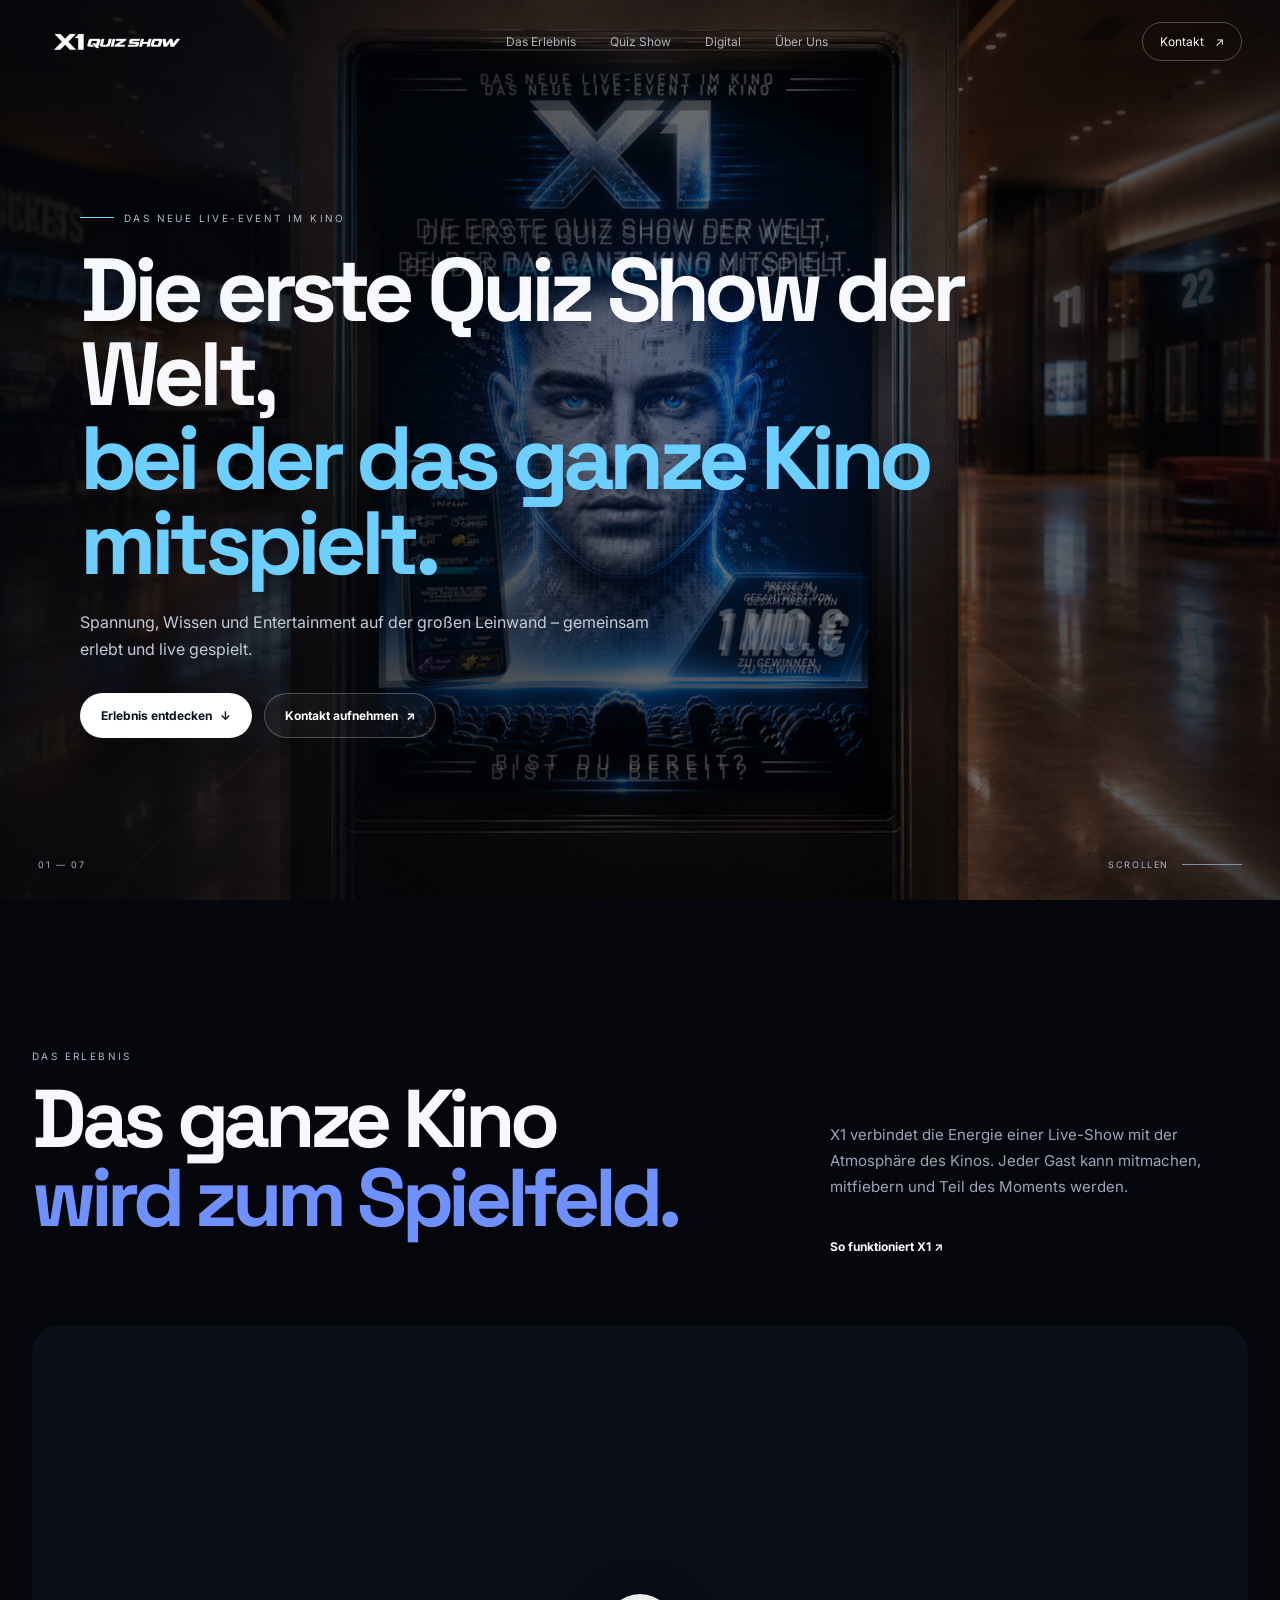
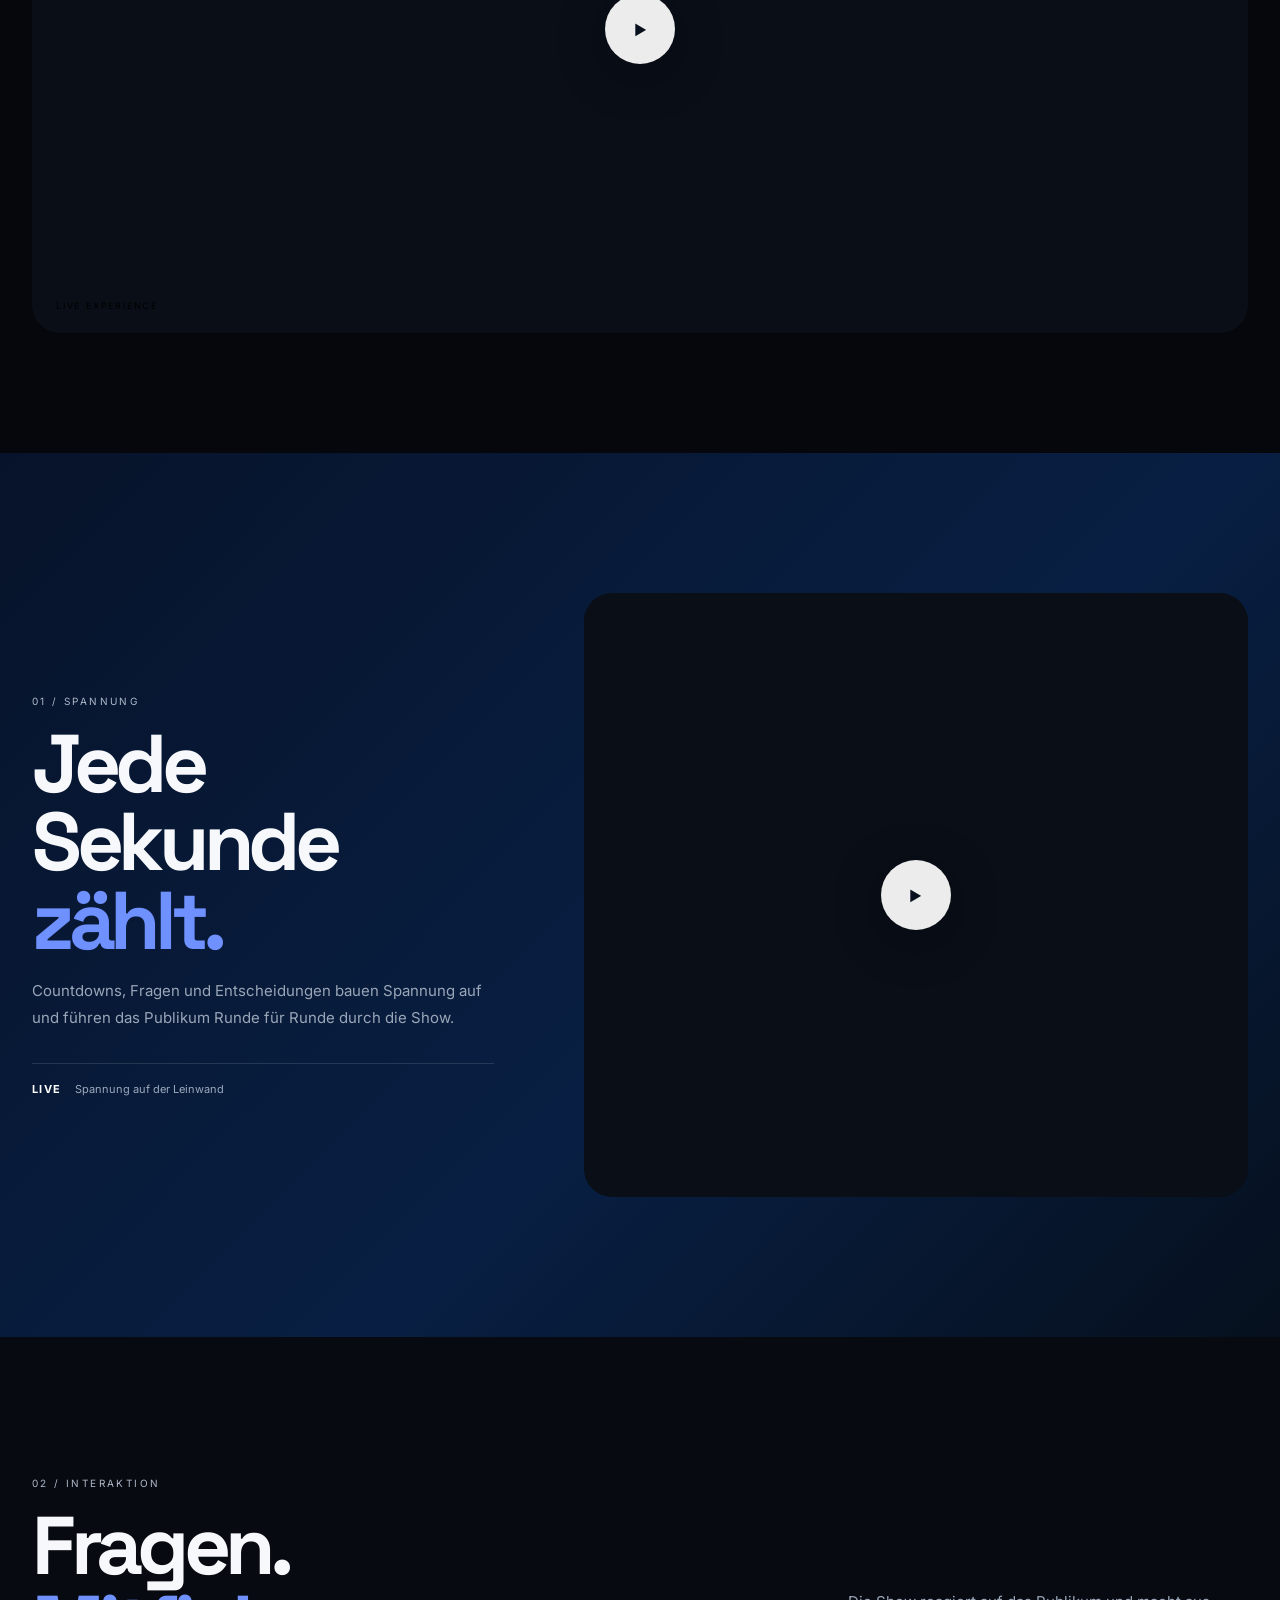
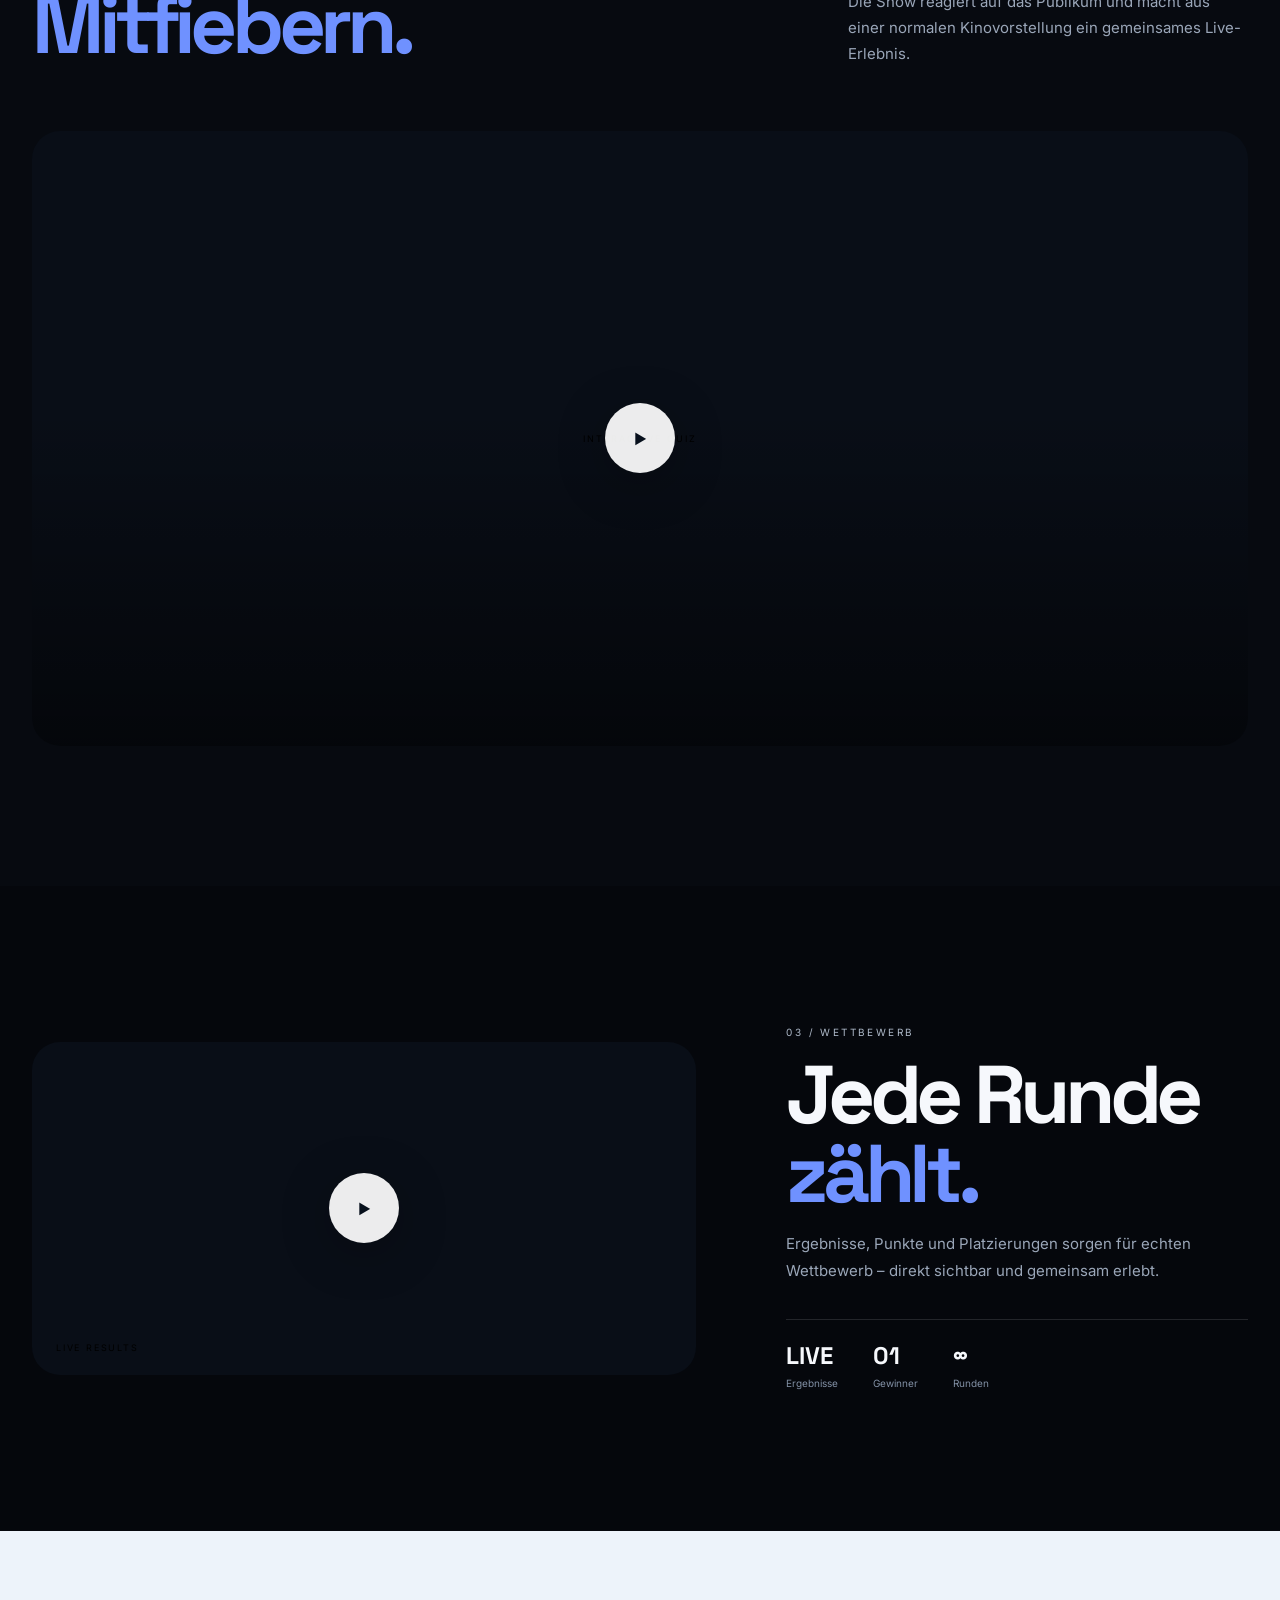
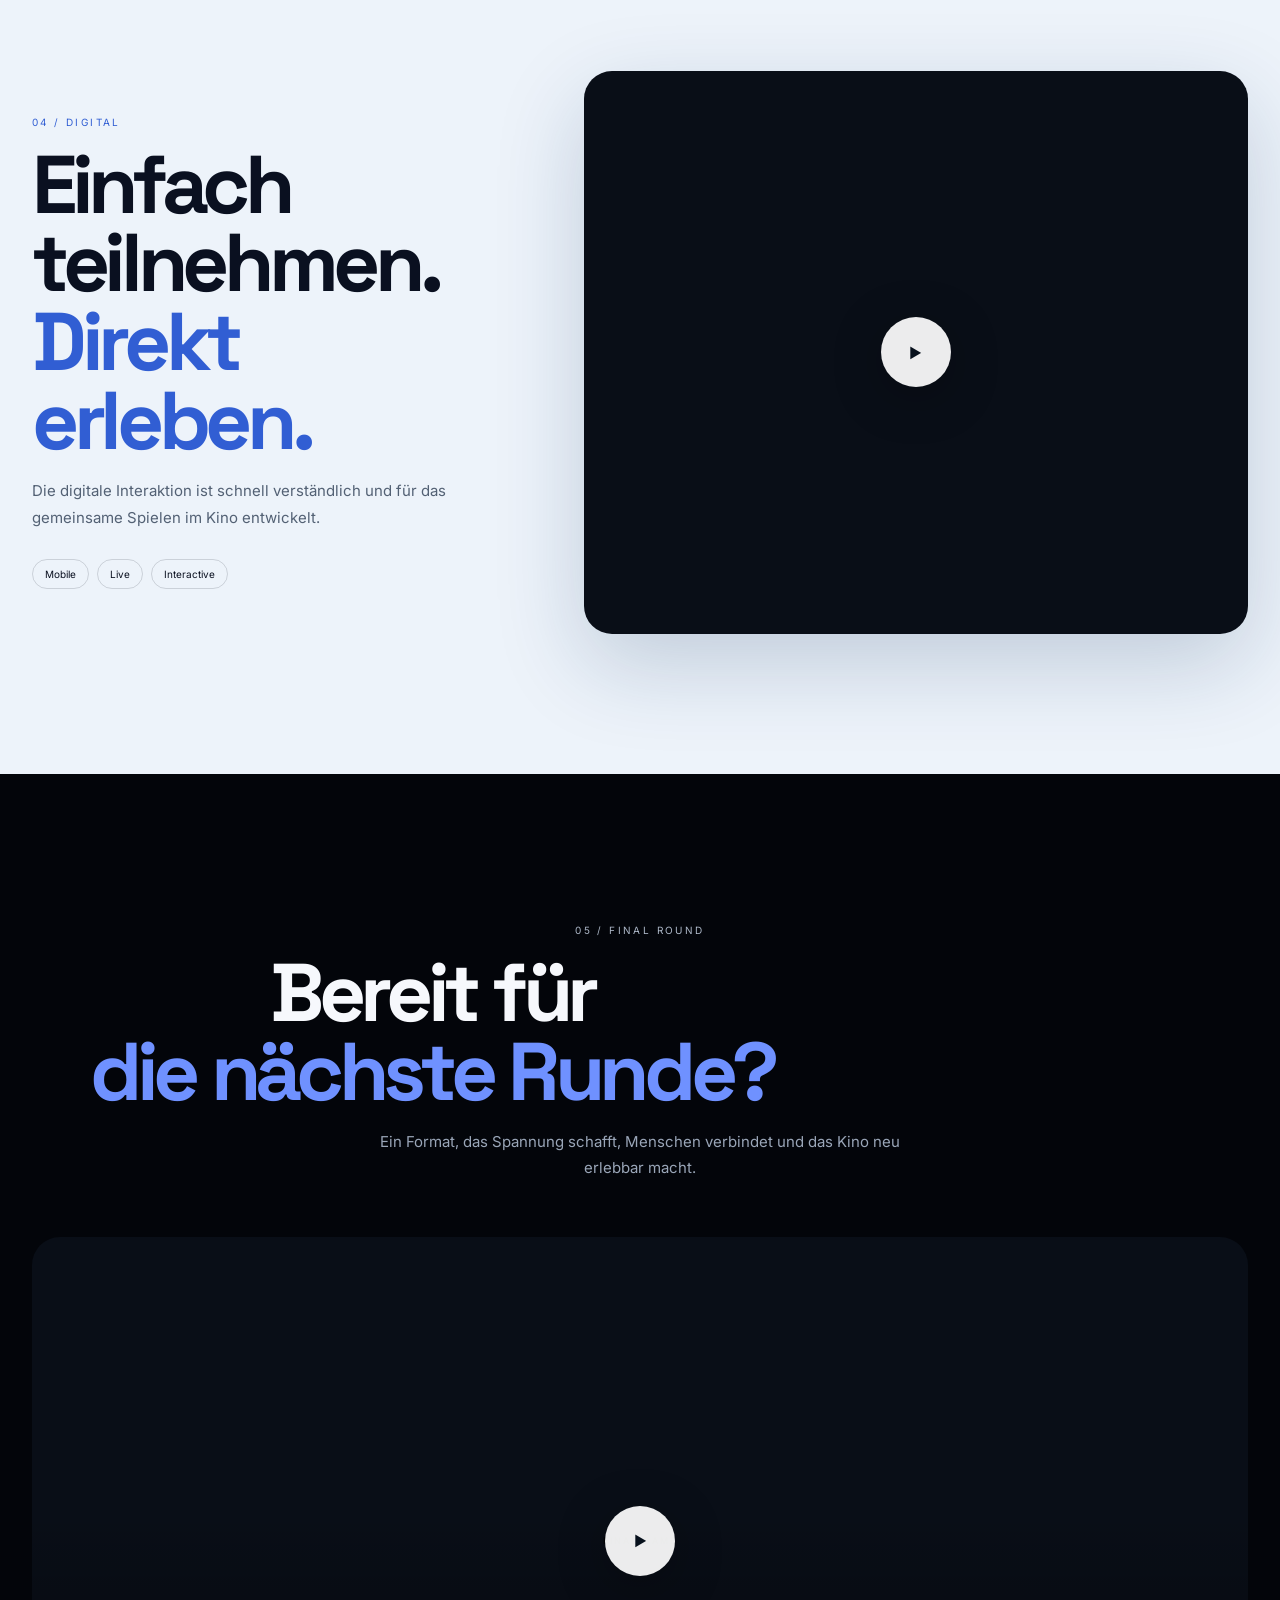
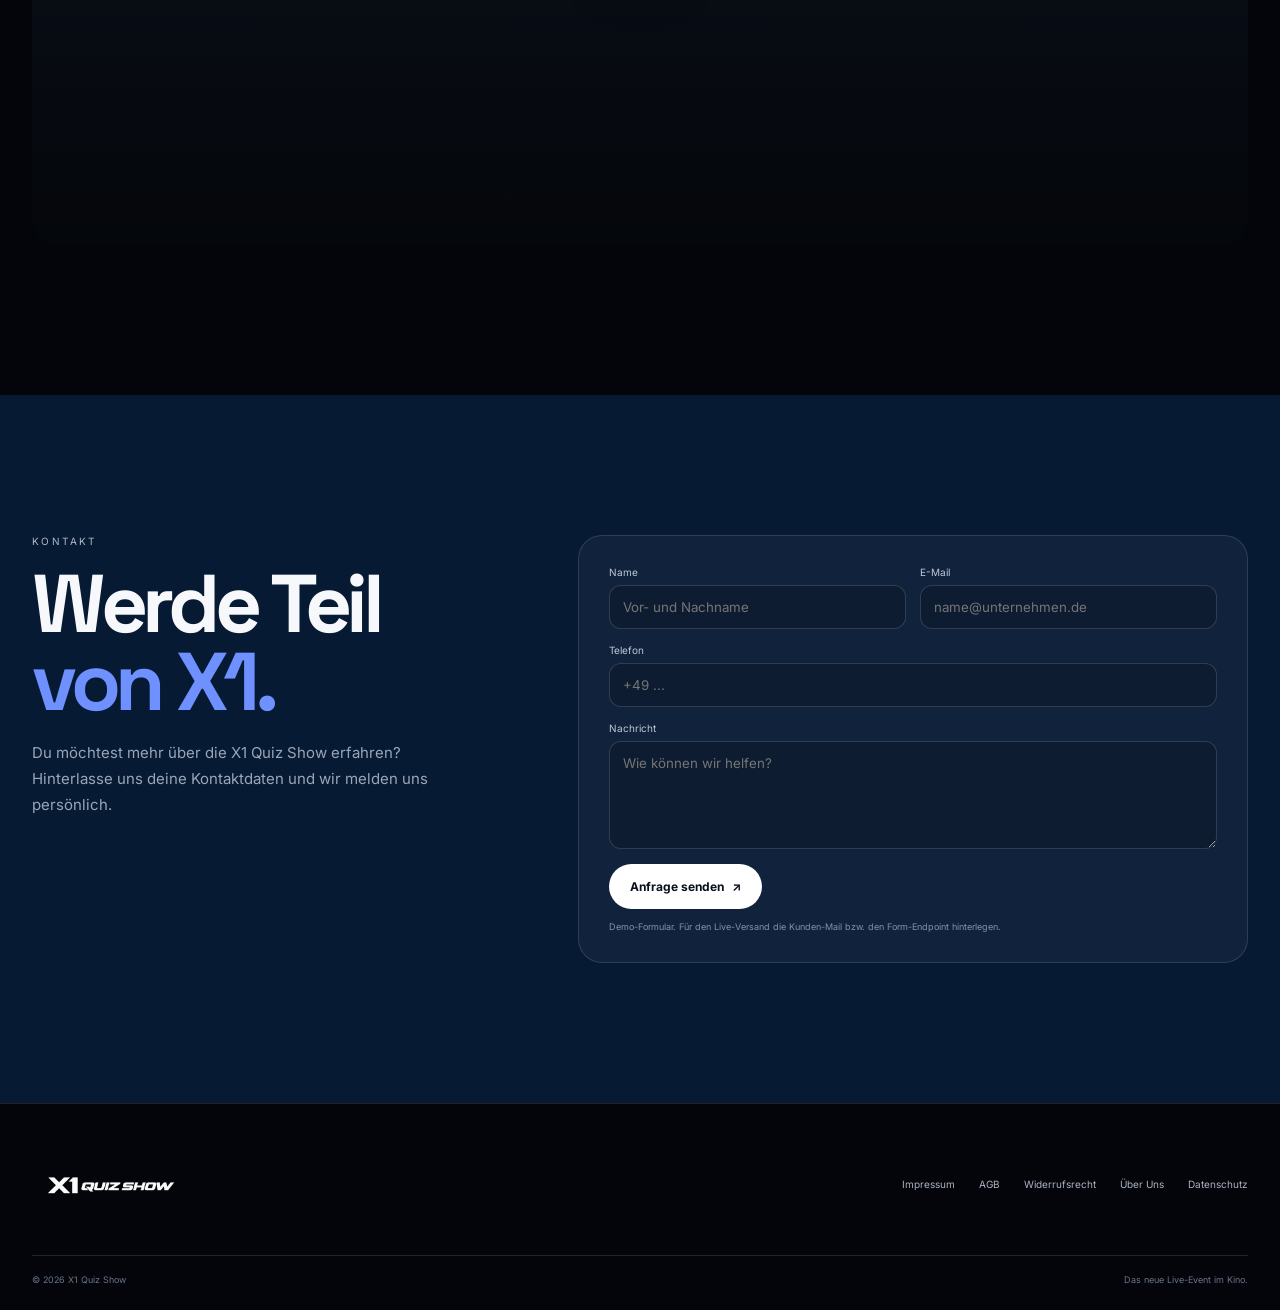
<file: index.html>
<!doctype html>
<html lang="de">
<head>
<meta charset="utf-8"><meta name="viewport" content="width=device-width,initial-scale=1">
<meta name="theme-color" content="#05070c"><meta name="description" content="X1 Quiz Show – Das neue Live-Event im Kino.">
<title>X1 Quiz Show — Das neue Live-Event im Kino</title>
<link rel="preconnect" href="https://fonts.googleapis.com"><link rel="preconnect" href="https://fonts.gstatic.com" crossorigin>
<link href="https://fonts.googleapis.com/css2?family=Inter:wght@400;500;600;700;800&family=Space+Grotesk:wght@500;600;700&display=swap" rel="stylesheet">
<link rel="stylesheet" href="style.css">
</head>
<body>
<div class="progress" id="progress"></div>
<header class="header" id="header">
  <a href="#top" class="logo"><img src="assets/X1 Logo Weiss Transparent.png" alt="X1 Quiz Show"></a>
  <nav class="nav"><a href="#experience">Das Erlebnis</a><a href="#quiz">Quiz Show</a><a href="#digital">Digital</a><a href="#about">Über Uns</a></nav>
  <a href="contact.html" class="header-cta">Kontakt <span>↗</span></a>
  <button class="menu" id="menu" aria-label="Menü öffnen"><i></i><i></i></button>
</header>
<div class="mobile-nav" id="mobileNav"><a href="#experience">Das Erlebnis</a><a href="#quiz">Quiz Show</a><a href="#digital">Digital</a><a href="#about">Über Uns</a><a href="contact.html">Kontakt</a></div>

<main id="top">
<section class="hero">
  <div class="hero-bg"></div>
  <video class="hero-video" autoplay muted loop playsinline preload="metadata" poster="assets/Landingpage Background.png"><source src="assets/Video 01.mp4" type="video/mp4"></video>
  <div class="hero-shade"></div>
  <div class="hero-content reveal">
    <div class="kicker"><span></span>DAS NEUE LIVE-EVENT IM KINO</div>
    <h1>Die erste Quiz Show der Welt,<br><em>bei der das ganze Kino mitspielt.</em></h1>
    <p>Spannung, Wissen und Entertainment auf der großen Leinwand – gemeinsam erlebt und live gespielt.</p>
    <div class="actions"><a class="btn primary" href="#experience">Erlebnis entdecken <span>↓</span></a><a class="btn ghost" href="contact.html">Kontakt aufnehmen <span>↗</span></a></div>
  </div>
  <div class="hero-meta"><span>01 — 07</span><span class="scroll">SCROLLEN <b></b></span></div>
</section>

<section class="intro" id="experience">
  <div class="wrap intro-grid reveal">
    <div><div class="eyebrow">DAS ERLEBNIS</div><h2>Das ganze Kino<br><span>wird zum Spielfeld.</span></h2></div>
    <div class="intro-copy"><p>X1 verbindet die Energie einer Live-Show mit der Atmosphäre des Kinos. Jeder Gast kann mitmachen, mitfiebern und Teil des Moments werden.</p><a href="#quiz" class="line-link">So funktioniert X1 <span>↗</span></a></div>
  </div>
  <div class="wrap media-wrap reveal"><button class="media" data-video="assets/Video 02 NEW SOUND.mp4"><video muted loop playsinline preload="metadata"><source src="assets/Video 02 NEW SOUND.mp4" type="video/mp4"></video><span class="media-caption">LIVE EXPERIENCE</span><span class="play">▶</span></button></div>
</section>

<section class="split-section blue" id="quiz">
  <div class="wrap split reveal"><div class="copy"><div class="eyebrow">01 / SPANNUNG</div><h2>Jede Sekunde<br><span>zählt.</span></h2><p>Countdowns, Fragen und Entscheidungen bauen Spannung auf und führen das Publikum Runde für Runde durch die Show.</p><div class="micro"><b>LIVE</b><span>Spannung auf der Leinwand</span></div></div><button class="media tall" data-video="assets/Video 03 NEW SOUND 1.mp4"><video muted loop playsinline preload="metadata"><source src="assets/Video 03 NEW SOUND 1.mp4" type="video/mp4"></video><span class="play">▶</span></button></div>
</section>

<section class="cinema" id="interactive">
  <div class="wrap reveal"><div class="cinema-head"><div><div class="eyebrow">02 / INTERAKTION</div><h2>Fragen.<br><span>Mitfiebern.</span></h2></div><p>Die Show reagiert auf das Publikum und macht aus einer normalen Kinovorstellung ein gemeinsames Live-Erlebnis.</p></div>
  <button class="cinema-media" data-video="assets/Video 04.mp4"><video muted loop playsinline preload="metadata"><source src="assets/Video 04.mp4" type="video/mp4"></video><div class="cinema-overlay"><span class="play">▶</span><small>INTERACTIVE QUIZ</small></div></button></div>
</section>

<section class="results">
 <div class="wrap split reverse reveal"><button class="media" data-video="assets/Video 05 NEW SOUND.mp4"><video muted loop playsinline preload="metadata"><source src="assets/Video 05 NEW SOUND.mp4" type="video/mp4"></video><span class="play">▶</span><span class="media-caption">LIVE RESULTS</span></button><div class="copy"><div class="eyebrow">03 / WETTBEWERB</div><h2>Jede Runde<br><span>zählt.</span></h2><p>Ergebnisse, Punkte und Platzierungen sorgen für echten Wettbewerb – direkt sichtbar und gemeinsam erlebt.</p><div class="stats"><div><b>LIVE</b><small>Ergebnisse</small></div><div><b>01</b><small>Gewinner</small></div><div><b>∞</b><small>Runden</small></div></div></div></div>
</section>

<section class="digital" id="digital">
 <div class="wrap split reveal"><div class="copy dark"><div class="eyebrow">04 / DIGITAL</div><h2>Einfach teilnehmen.<br><span>Direkt erleben.</span></h2><p>Die digitale Interaktion ist schnell verständlich und für das gemeinsame Spielen im Kino entwickelt.</p><div class="tags"><span>Mobile</span><span>Live</span><span>Interactive</span></div></div><button class="device" data-video="assets/Video 06 NEW SOUND.mp4"><video muted loop playsinline preload="metadata"><source src="assets/Video 06 NEW SOUND.mp4" type="video/mp4"></video><span class="play">▶</span></button></div>
</section>

<section class="final-round" id="about">
 <div class="wrap reveal"><div class="center"><div class="eyebrow">05 / FINAL ROUND</div><h2>Bereit für<br><span>die nächste Runde?</span></h2><p>Ein Format, das Spannung schafft, Menschen verbindet und das Kino neu erlebbar macht.</p></div><button class="cinema-media final" data-video="assets/Video 7 NEW SOUND.mp4"><video muted loop playsinline preload="metadata"><source src="assets/Video 7 NEW SOUND.mp4" type="video/mp4"></video><div class="cinema-overlay"><span class="play">▶</span><small>FINAL GAME</small></div></button></div>
</section>

<section class="contact" id="contact"><div class="wrap contact-grid reveal"><div><div class="eyebrow">KONTAKT</div><h2>Werde Teil<br><span>von X1.</span></h2><p>Du möchtest mehr über die X1 Quiz Show erfahren? Hinterlasse uns deine Kontaktdaten und wir melden uns persönlich.</p></div><form id="contactForm"><div class="row"><label>Name<input name="name" required placeholder="Vor- und Nachname"></label><label>E-Mail<input type="email" name="email" required placeholder="name@unternehmen.de"></label></div><label>Telefon<input name="phone" placeholder="+49 ..."></label><label>Nachricht<textarea name="message" rows="5" placeholder="Wie können wir helfen?"></textarea></label><button class="btn primary" type="submit">Anfrage senden <span>↗</span></button><small id="formMsg">Demo-Formular. Für den Live-Versand die Kunden-Mail bzw. den Form-Endpoint hinterlegen.</small></form></div></section>
</main>

<footer><div class="wrap foot-top"><a class="logo" href="#top"><img src="assets/X1 Logo Weiss Transparent.png" alt="X1 Quiz Show"></a><div class="footer-links"><a href="#">Impressum</a><a href="#">AGB</a><a href="#">Widerrufsrecht</a><a href="#about">Über Uns</a><a href="#">Datenschutz</a></div></div><div class="wrap foot-bottom"><span>© 2026 X1 Quiz Show</span><span>Das neue Live-Event im Kino.</span></div></footer>

<div class="modal" id="modal" aria-hidden="true"><button id="close" aria-label="Schließen">×</button><video id="modalVideo" controls playsinline></video></div>
<script src="script.js"></script>
</body></html>
</file>
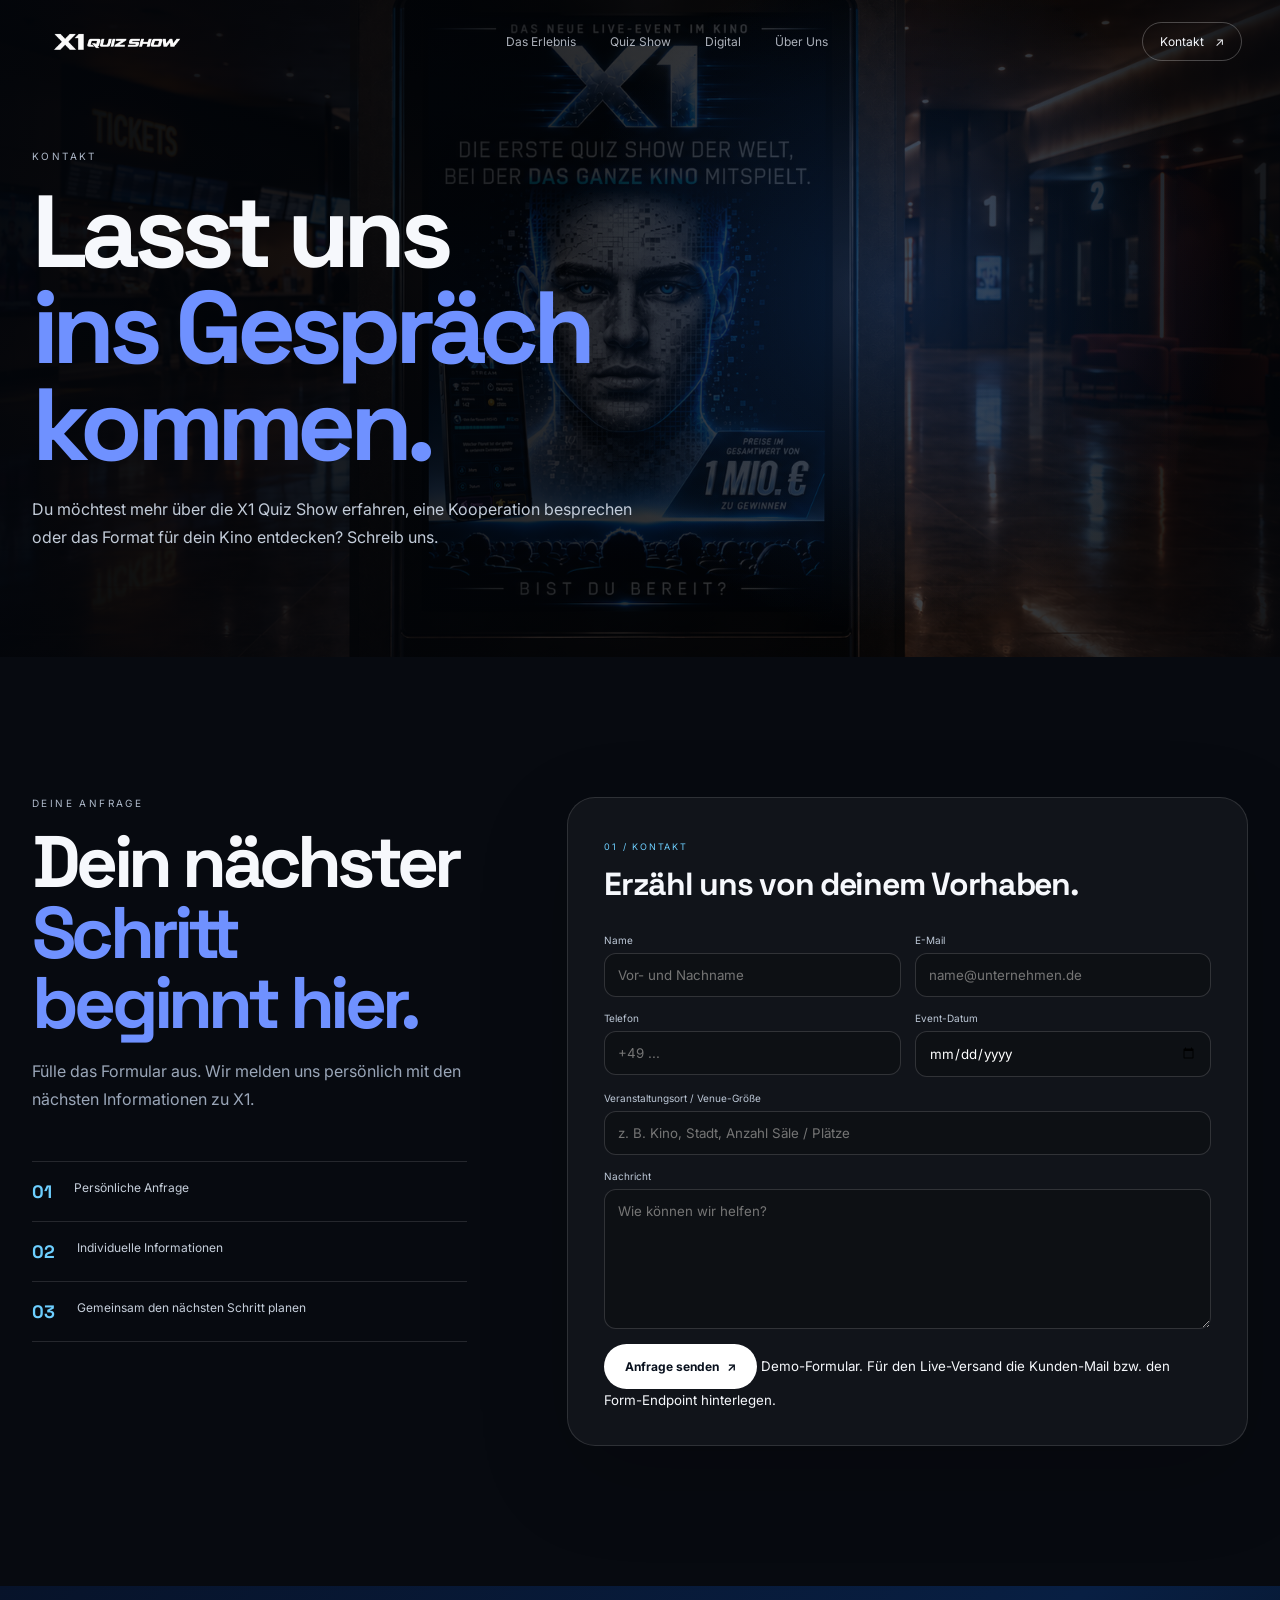
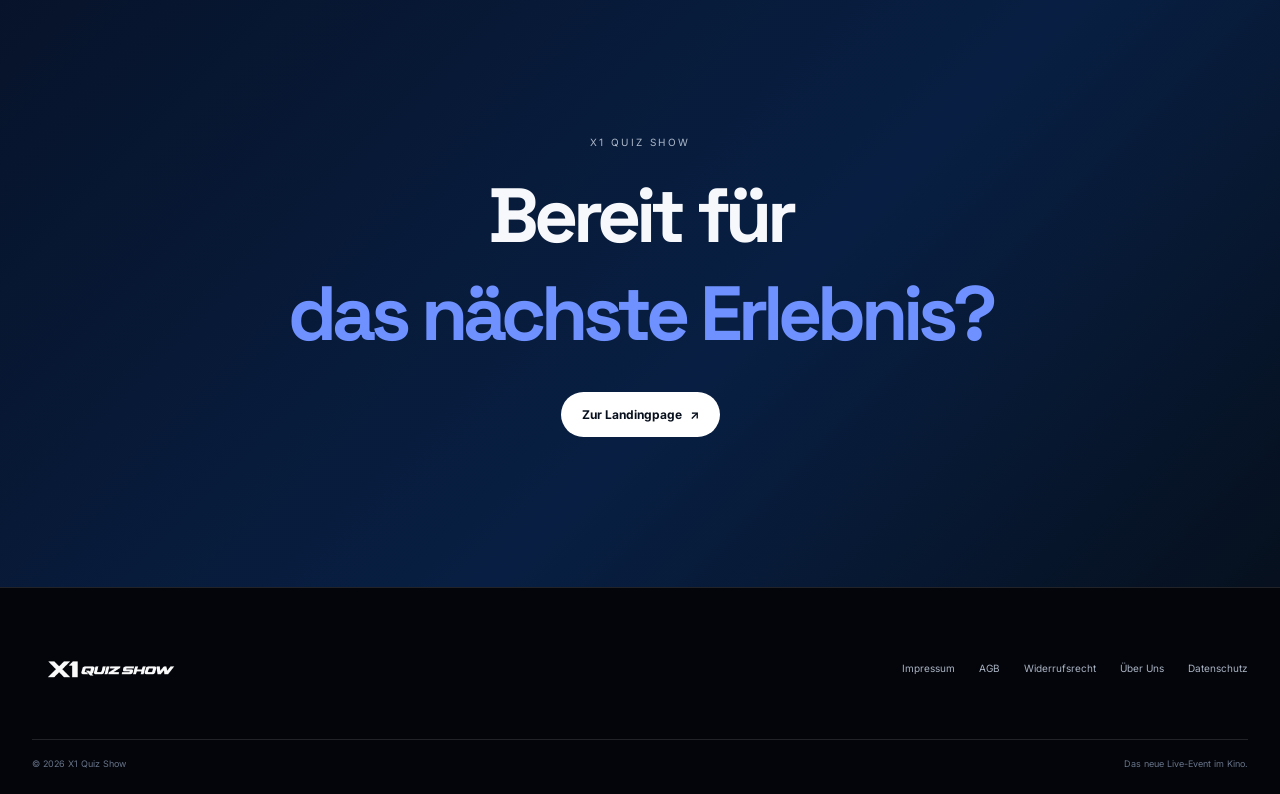
<file: contact.html>
<!doctype html>
<html lang="de">
<head>
<meta charset="utf-8"><meta name="viewport" content="width=device-width,initial-scale=1">
<meta name="theme-color" content="#05070c"><meta name="description" content="Kontakt – X1 Quiz Show.">
<title>Kontakt — X1 Quiz Show</title>
<link rel="preconnect" href="https://fonts.googleapis.com"><link rel="preconnect" href="https://fonts.gstatic.com" crossorigin>
<link href="https://fonts.googleapis.com/css2?family=Inter:wght@400;500;600;700;800&family=Space+Grotesk:wght@500;600;700&display=swap" rel="stylesheet">
<link rel="stylesheet" href="style.css">
</head>
<body class="contact-page">
<div class="progress" id="progress"></div>
<header class="header" id="header">
  <a href="index.html" class="logo"><img src="assets/X1 Logo Weiss Transparent.png" alt="X1 Quiz Show"></a>
  <nav class="nav"><a href="index.html#experience">Das Erlebnis</a><a href="index.html#quiz">Quiz Show</a><a href="index.html#digital">Digital</a><a href="index.html#about">Über Uns</a></nav>
  <a href="contact.html" class="header-cta">Kontakt <span>↗</span></a>
  <button class="menu" id="menu" aria-label="Menü öffnen"><i></i><i></i></button>
</header>
<div class="mobile-nav" id="mobileNav"><a href="index.html#experience">Das Erlebnis</a><a href="index.html#quiz">Quiz Show</a><a href="index.html#digital">Digital</a><a href="index.html#about">Über Uns</a><a href="contact.html">Kontakt</a></div>

<main>
<section class="contact-hero">
  <div class="contact-hero-bg"></div>
  <div class="contact-hero-shade"></div>
  <div class="wrap contact-hero-content reveal">
    <div class="eyebrow">KONTAKT</div>
    <h1>Lasst uns<br><span>ins Gespräch kommen.</span></h1>
    <p>Du möchtest mehr über die X1 Quiz Show erfahren, eine Kooperation besprechen oder das Format für dein Kino entdecken? Schreib uns.</p>
  </div>
</section>

<section class="contact-form-section">
  <div class="wrap contact-page-grid reveal">
    <div class="contact-side">
      <div class="eyebrow">DEINE ANFRAGE</div>
      <h2>Dein nächster<br><span>Schritt beginnt hier.</span></h2>
      <p>Fülle das Formular aus. Wir melden uns persönlich mit den nächsten Informationen zu X1.</p>
      <div class="contact-points">
        <div><b>01</b><span>Persönliche Anfrage</span></div>
        <div><b>02</b><span>Individuelle Informationen</span></div>
        <div><b>03</b><span>Gemeinsam den nächsten Schritt planen</span></div>
      </div>
    </div>
    <form id="contactForm" class="contact-form-card">
      <div class="form-heading"><span>01 / KONTAKT</span><h3>Erzähl uns von deinem Vorhaben.</h3></div>
      <div class="row">
        <label>Name<input name="name" required placeholder="Vor- und Nachname"></label>
        <label>E-Mail<input type="email" name="email" required placeholder="name@unternehmen.de"></label>
      </div>
      <div class="row">
        <label>Telefon<input name="phone" placeholder="+49 ..."></label>
        <label>Event-Datum<input type="date" name="event_date"></label>
      </div>
      <label>Veranstaltungsort / Venue-Größe<input name="venue" placeholder="z. B. Kino, Stadt, Anzahl Säle / Plätze"></label>
      <label>Nachricht<textarea name="message" rows="7" placeholder="Wie können wir helfen?"></textarea></label>
      <button class="btn primary" type="submit">Anfrage senden <span>↗</span></button>
      <small id="formMsg">Demo-Formular. Für den Live-Versand die Kunden-Mail bzw. den Form-Endpoint hinterlegen.</small>
    </form>
  </div>
</section>

<section class="contact-cta">
  <div class="wrap center reveal">
    <div class="eyebrow">X1 QUIZ SHOW</div>
    <h2>Bereit für<br><span>das nächste Erlebnis?</span></h2>
    <a class="btn primary" href="index.html">Zur Landingpage <span>↗</span></a>
  </div>
</section>
</main>

<footer><div class="wrap foot-top"><a class="logo" href="index.html"><img src="assets/X1 Logo Weiss Transparent.png" alt="X1 Quiz Show"></a><div class="footer-links"><a href="#">Impressum</a><a href="#">AGB</a><a href="#">Widerrufsrecht</a><a href="index.html#about">Über Uns</a><a href="#">Datenschutz</a></div></div><div class="wrap foot-bottom"><span>© 2026 X1 Quiz Show</span><span>Das neue Live-Event im Kino.</span></div></footer>
<script src="script.js"></script>
</body></html>
</file>
<file: style.css>
:root{--bg:#05070c;--panel:#0b1019;--white:#f6f8fc;--muted:#9aa6b8;--blue:#2b82ff;--cyan:#66dcff;--line:rgba(255,255,255,.12);--light:#edf3fa;--ink:#0a1020;--radius:28px}*{box-sizing:border-box}html{scroll-behavior:smooth}body{margin:0;background:var(--bg);color:var(--white);font-family:Inter,Arial,sans-serif}body,button,input,textarea{font-family:Inter,Arial,sans-serif}a{color:inherit;text-decoration:none}button{font:inherit}.progress{position:fixed;z-index:1000;top:0;left:0;width:0;height:2px;background:linear-gradient(90deg,var(--cyan),var(--blue))}.wrap{width:min(1220px,calc(100% - 64px));margin:auto}.header{position:fixed;z-index:500;top:0;left:0;right:0;height:82px;display:flex;align-items:center;justify-content:space-between;padding:0 38px;transition:.35s}.header.scrolled{background:rgba(4,7,13,.78);backdrop-filter:blur(18px);border-bottom:1px solid var(--line)}.logo img{width:154px;height:auto;display:block}.nav{display:flex;gap:34px;font-size:12px;color:#d6dbe5}.nav a{opacity:.8;transition:.25s}.nav a:hover{opacity:1;color:#fff}.header-cta{font-size:12px;padding:11px 17px;border:1px solid rgba(255,255,255,.25);border-radius:999px}.header-cta span,.btn span{margin-left:8px}.menu{display:none;background:none;border:0}.mobile-nav{display:none}.hero{height:100svh;min-height:720px;position:relative;overflow:hidden;display:flex;align-items:center}.hero-bg{position:absolute;inset:0;background:url('assets/Landingpage Background.png') center/cover no-repeat;filter:brightness(.45);transform:scale(1.03)}.hero-video{position:absolute;inset:0;width:100%;height:100%;object-fit:cover;opacity:.5;mix-blend-mode:screen}.hero-shade{position:absolute;inset:0;background:radial-gradient(circle at 55% 45%,rgba(25,105,255,.16),transparent 35%),linear-gradient(90deg,rgba(2,5,10,.92),rgba(2,5,10,.3) 70%,rgba(2,5,10,.72))}.hero-content{position:relative;z-index:2;width:min(1120px,calc(100% - 64px));margin:auto;padding-top:50px}.kicker,.eyebrow{font-size:10px;letter-spacing:.24em;text-transform:uppercase;color:#aeb9c9}.kicker{display:flex;gap:10px;align-items:center}.kicker span{width:34px;height:1px;background:var(--cyan)}h1,h2{font-family:'Space Grotesk',sans-serif;letter-spacing:-.065em}h1{font-size:clamp(52px,7vw,102px);line-height:.94;max-width:1050px;margin:24px 0}h1 em{font-style:normal;color:#6dcfff}.hero-content p{max-width:610px;color:#c2cbd8;line-height:1.7;font-size:16px}.actions{display:flex;gap:12px;margin-top:30px}.btn{display:inline-flex;align-items:center;justify-content:center;border:1px solid transparent;border-radius:999px;padding:14px 20px;font-size:12px;font-weight:700;cursor:pointer}.btn.primary{background:#fff;color:#08101d}.btn.primary:hover{transform:translateY(-2px);box-shadow:0 14px 40px rgba(92,202,255,.18)}.btn.ghost{border-color:rgba(255,255,255,.25);color:#fff;background:rgba(255,255,255,.04)}.hero-meta{position:absolute;z-index:2;bottom:30px;left:38px;right:38px;display:flex;justify-content:space-between;color:#aab5c7;font-size:9px;letter-spacing:.18em}.scroll{display:flex;gap:13px;align-items:center}.scroll b{width:60px;height:1px;background:#8290a5;display:block}.intro{padding:150px 0 120px;background:#05070c}.intro-grid{display:grid;grid-template-columns:1.25fr .75fr;gap:100px;align-items:end}.intro h2,.split h2,.cinema h2,.results h2,.digital h2,.final-round h2,.contact h2{font-size:clamp(48px,6.4vw,88px);line-height:.96;margin:18px 0;max-width:800px}.intro h2 span,.split h2 span,.cinema h2 span,.results h2 span,.digital h2 span,.final-round h2 span,.contact h2 span{color:#6f91ff}.intro-copy p,.copy p,.cinema-head p,.final-round .center p,.contact p{color:var(--muted);line-height:1.75;font-size:15px}.line-link{display:inline-block;margin-top:24px;font-size:12px;font-weight:700}.media-wrap{margin-top:70px}.media,.cinema-media,.device{position:relative;width:100%;border:0;padding:0;background:#090e17;overflow:hidden;cursor:pointer;display:block;border-radius:var(--radius)}.media{aspect-ratio:16/8}.media video,.cinema-media video,.device video{display:block;width:100%;height:100%;object-fit:cover;transition:transform .8s ease,filter .5s}.media:hover video,.cinema-media:hover video,.device:hover video{transform:scale(1.035);filter:saturate(1.12)}.play{position:absolute;left:50%;top:50%;transform:translate(-50%,-50%);width:70px;height:70px;border-radius:50%;display:grid;place-items:center;background:rgba(255,255,255,.92);color:#07101c;font-size:14px;box-shadow:0 10px 50px rgba(0,0,0,.25);transition:.3s}.media:hover .play,.cinema-media:hover .play,.device:hover .play{transform:translate(-50%,-50%) scale(1.08)}.media-caption{position:absolute;bottom:22px;left:24px;font-size:9px;letter-spacing:.2em}.split-section{padding:140px 0}.blue{background:linear-gradient(135deg,#07132a,#081f43 58%,#06101e)}.split{display:grid;grid-template-columns:.82fr 1.18fr;gap:90px;align-items:center}.split.reverse{grid-template-columns:1.18fr .82fr}.tall{aspect-ratio:1.1}.micro{border-top:1px solid var(--line);padding-top:18px;margin-top:32px;display:flex;gap:14px;align-items:center;color:#9ca9bc;font-size:11px}.micro b{color:#fff;letter-spacing:.12em}.cinema{padding:140px 0;background:#070a10}.cinema-head{display:flex;justify-content:space-between;gap:60px;align-items:end;margin-bottom:48px}.cinema-head p{max-width:400px}.cinema-media{aspect-ratio:16/8.1}.cinema-overlay{position:absolute;inset:0;display:flex;flex-direction:column;justify-content:center;align-items:center;gap:18px;background:linear-gradient(0deg,rgba(0,0,0,.55),transparent 55%)}.cinema-overlay small{font-size:9px;letter-spacing:.22em}.results{padding:140px 0}.stats{display:flex;gap:35px;border-top:1px solid var(--line);padding-top:20px;margin-top:35px}.stats b{display:block;font-family:'Space Grotesk';font-size:24px}.stats small{color:#8290a5;font-size:10px}.digital{padding:140px 0;background:var(--light);color:var(--ink)}.copy.dark p{color:#536174}.copy.dark .eyebrow{color:#315ed3}.copy.dark h2 span{color:#315ed3}.tags{display:flex;gap:8px;margin-top:28px}.tags span{border:1px solid rgba(10,16,32,.15);border-radius:999px;padding:8px 12px;font-size:10px}.device{aspect-ratio:1.18;box-shadow:0 30px 90px rgba(15,49,95,.2)}.final-round{padding:150px 0;background:#03050a}.center{text-align:center}.center p{max-width:570px;margin:0 auto}.final{margin-top:55px;aspect-ratio:16/8}.contact{padding:140px 0;background:#071a34}.contact-grid{display:grid;grid-template-columns:.8fr 1.2fr;gap:100px}.contact form{background:rgba(255,255,255,.045);border:1px solid rgba(255,255,255,.12);padding:30px;border-radius:24px}.row{display:grid;grid-template-columns:1fr 1fr;gap:14px}label{display:block;font-size:10px;color:#bdc8d7;margin-bottom:15px}input,textarea{width:100%;display:block;margin-top:7px;border:1px solid rgba(255,255,255,.15);border-radius:12px;background:rgba(0,0,0,.2);padding:13px;color:#fff;outline:0}textarea{resize:vertical}.contact form small{display:block;color:#8392a8;margin-top:12px;font-size:9px}footer{padding:55px 0 25px;background:#03050a;border-top:1px solid var(--line)}.foot-top{display:flex;justify-content:space-between;align-items:center;gap:30px}.footer-links{display:flex;gap:24px;flex-wrap:wrap;font-size:10px;color:#aab3c3}.foot-bottom{border-top:1px solid var(--line);margin-top:45px;padding-top:18px;display:flex;justify-content:space-between;color:#687489;font-size:9px}.modal{position:fixed;z-index:1000;inset:0;background:rgba(0,0,0,.94);display:none;align-items:center;justify-content:center;padding:35px}.modal.open{display:flex}.modal video{width:min(1200px,95vw);max-height:88vh}.modal button{position:absolute;right:24px;top:18px;width:45px;height:45px;border-radius:50%;border:1px solid #555;background:#111;color:#fff;font-size:27px;cursor:pointer}.reveal{opacity:0;transform:translateY(30px);transition:opacity .9s ease,transform .9s ease}.reveal.visible{opacity:1;transform:none}@media(max-width:900px){.wrap{width:min(100% - 34px,1220px)}.header{height:70px;padding:0 18px}.header .logo img{width:128px}.nav,.header-cta{display:none}.menu{display:flex;flex-direction:column;gap:6px}.menu i{width:25px;height:1px;background:#fff}.mobile-nav{position:fixed;z-index:490;top:70px;left:12px;right:12px;background:rgba(5,7,12,.95);backdrop-filter:blur(18px);border:1px solid var(--line);border-radius:18px;padding:12px;display:none}.mobile-nav.open{display:block}.mobile-nav a{display:block;padding:15px;border-bottom:1px solid var(--line);font-size:13px}.mobile-nav a:last-child{border:0}.hero{min-height:680px}.hero-content{width:min(100% - 34px,1220px)}h1{font-size:clamp(45px,11vw,70px)}.hero-content p{font-size:14px}.actions{flex-wrap:wrap}.intro,.split-section,.cinema,.results,.digital,.final-round,.contact{padding:90px 0}.intro-grid,.split,.split.reverse,.contact-grid{grid-template-columns:1fr;gap:45px}.cinema-head{display:block}.cinema-head p{margin-top:25px}.row{grid-template-columns:1fr}.foot-top,.foot-bottom{display:block}.footer-links{margin-top:25px}.foot-bottom span{display:block;margin-top:8px}.logo img{max-width:145px}.hero-meta{left:18px;right:18px}.play{width:58px;height:58px}}

/* Separate Contact Page */
.contact-page{background:#05070c}
.contact-hero{min-height:72svh;position:relative;overflow:hidden;display:flex;align-items:flex-end;padding:150px 0 90px}
.contact-hero-bg{position:absolute;inset:0;background:url('assets/Landingpage Background.png') center/cover no-repeat;filter:brightness(.38) saturate(1.05);transform:scale(1.04)}
.contact-hero-shade{position:absolute;inset:0;background:radial-gradient(circle at 70% 45%,rgba(43,130,255,.2),transparent 35%),linear-gradient(90deg,rgba(2,5,10,.94),rgba(2,5,10,.35) 72%,rgba(2,5,10,.8))}
.contact-hero-content{position:relative;z-index:2}
.contact-hero h1{font-size:clamp(58px,8vw,112px);max-width:950px;margin:22px 0}
.contact-hero h1 span{color:#6f91ff}
.contact-hero p{max-width:610px;color:#c2cbd8;line-height:1.75;font-size:16px}
.contact-form-section{padding:140px 0;background:#070a10}
.contact-page-grid{display:grid;grid-template-columns:.78fr 1.22fr;gap:100px;align-items:start}
.contact-side{position:sticky;top:120px}
.contact-side h2{font-size:clamp(48px,5.7vw,78px);line-height:.97;margin:18px 0}
.contact-side h2 span{color:#6f91ff}
.contact-side>p{color:var(--muted);line-height:1.75;max-width:480px}
.contact-points{margin-top:48px;border-top:1px solid var(--line)}
.contact-points div{display:flex;gap:22px;padding:18px 0;border-bottom:1px solid var(--line);font-size:12px;color:#c6cfdb}
.contact-points b{color:#6dcfff;font-family:'Space Grotesk';font-size:18px}
.contact-form-card{background:rgba(255,255,255,.045);border:1px solid rgba(255,255,255,.12);padding:36px;border-radius:28px;box-shadow:0 30px 90px rgba(0,0,0,.18)}
.form-heading{margin-bottom:30px}
.form-heading span{font-size:9px;letter-spacing:.2em;color:#6dcfff}
.form-heading h3{font-family:'Space Grotesk';font-size:32px;letter-spacing:-.04em;margin:10px 0 0}
.contact-cta{padding:150px 0;background:linear-gradient(135deg,#07132a,#081f43 58%,#06101e)}
.contact-cta h2{font-size:clamp(50px,6vw,86px);margin:18px auto 30px}
.contact-cta h2 span{color:#6f91ff}
@media(max-width:900px){.contact-hero{min-height:65svh;padding:120px 0 70px}.contact-hero h1{font-size:clamp(48px,12vw,72px)}.contact-form-section,.contact-cta{padding:90px 0}.contact-page-grid{grid-template-columns:1fr;gap:55px}.contact-side{position:static}.contact-form-card{padding:24px}.form-heading h3{font-size:26px}}
</file>
